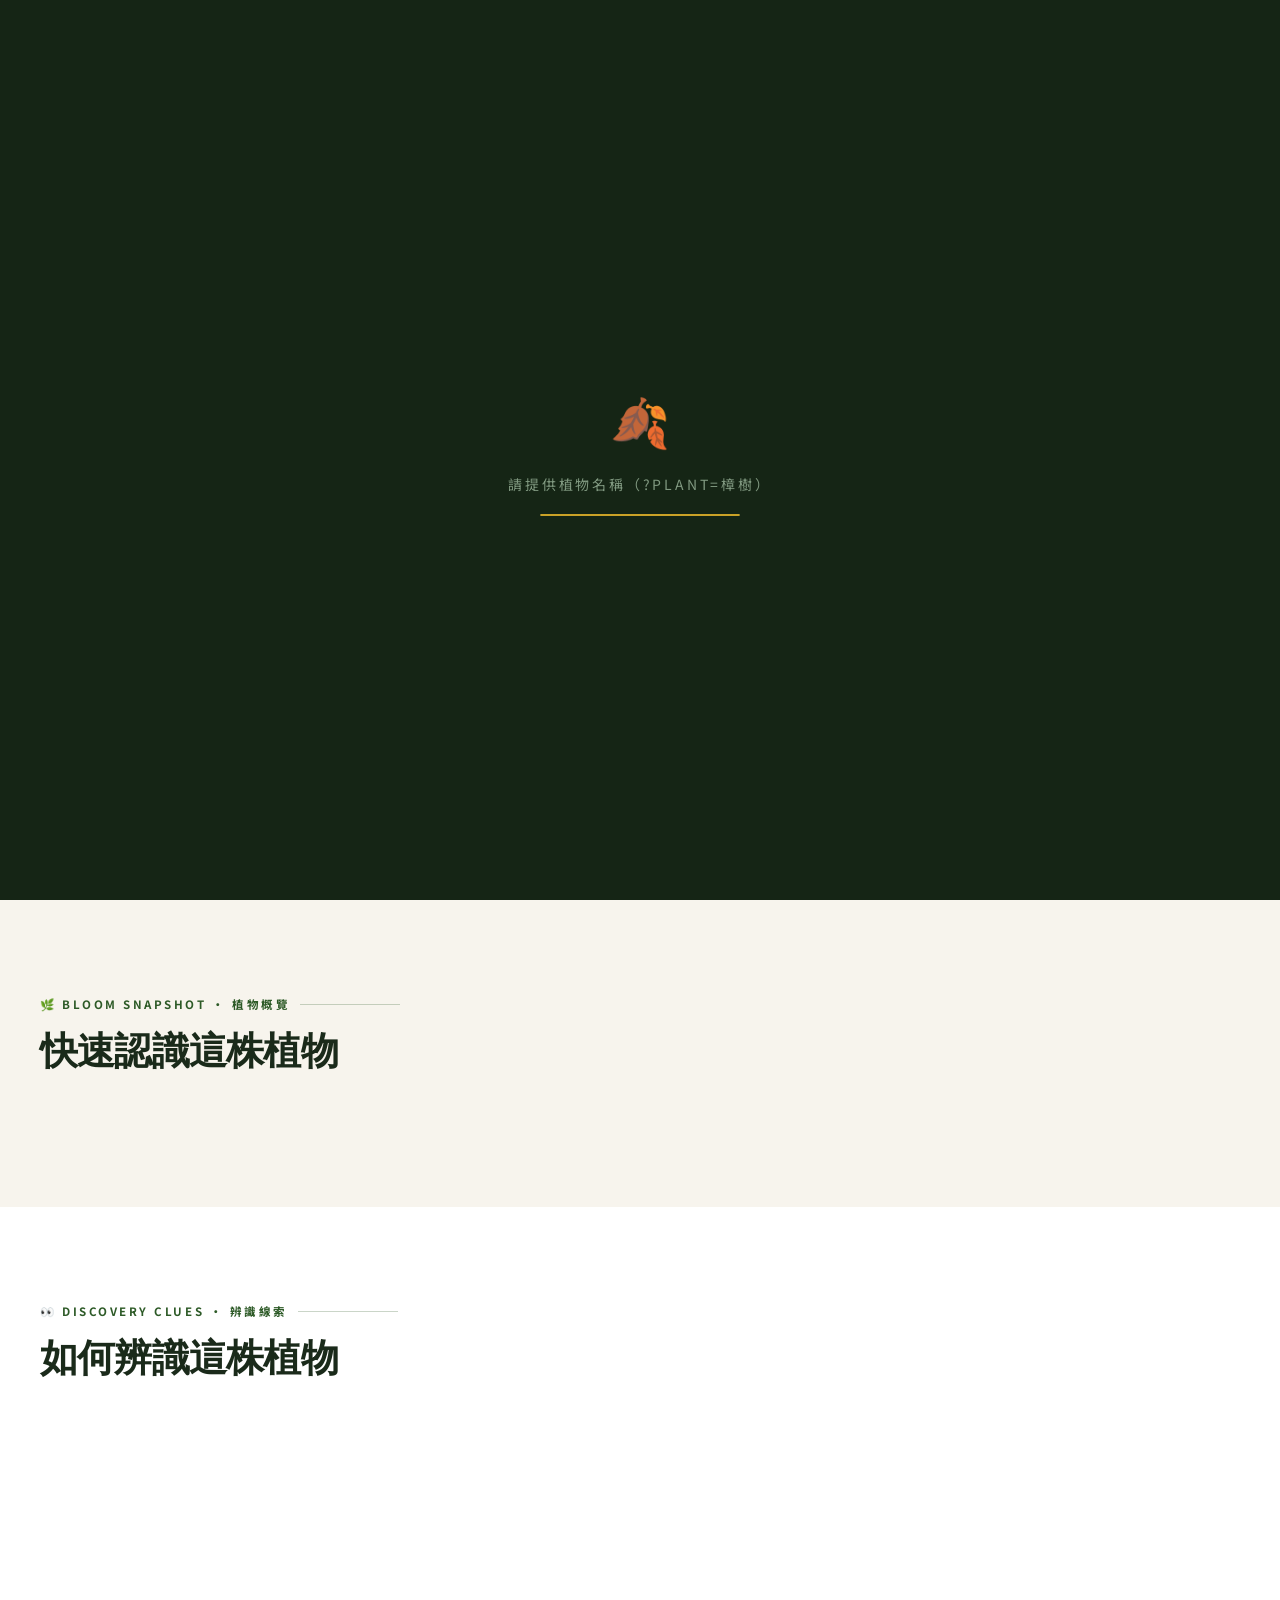
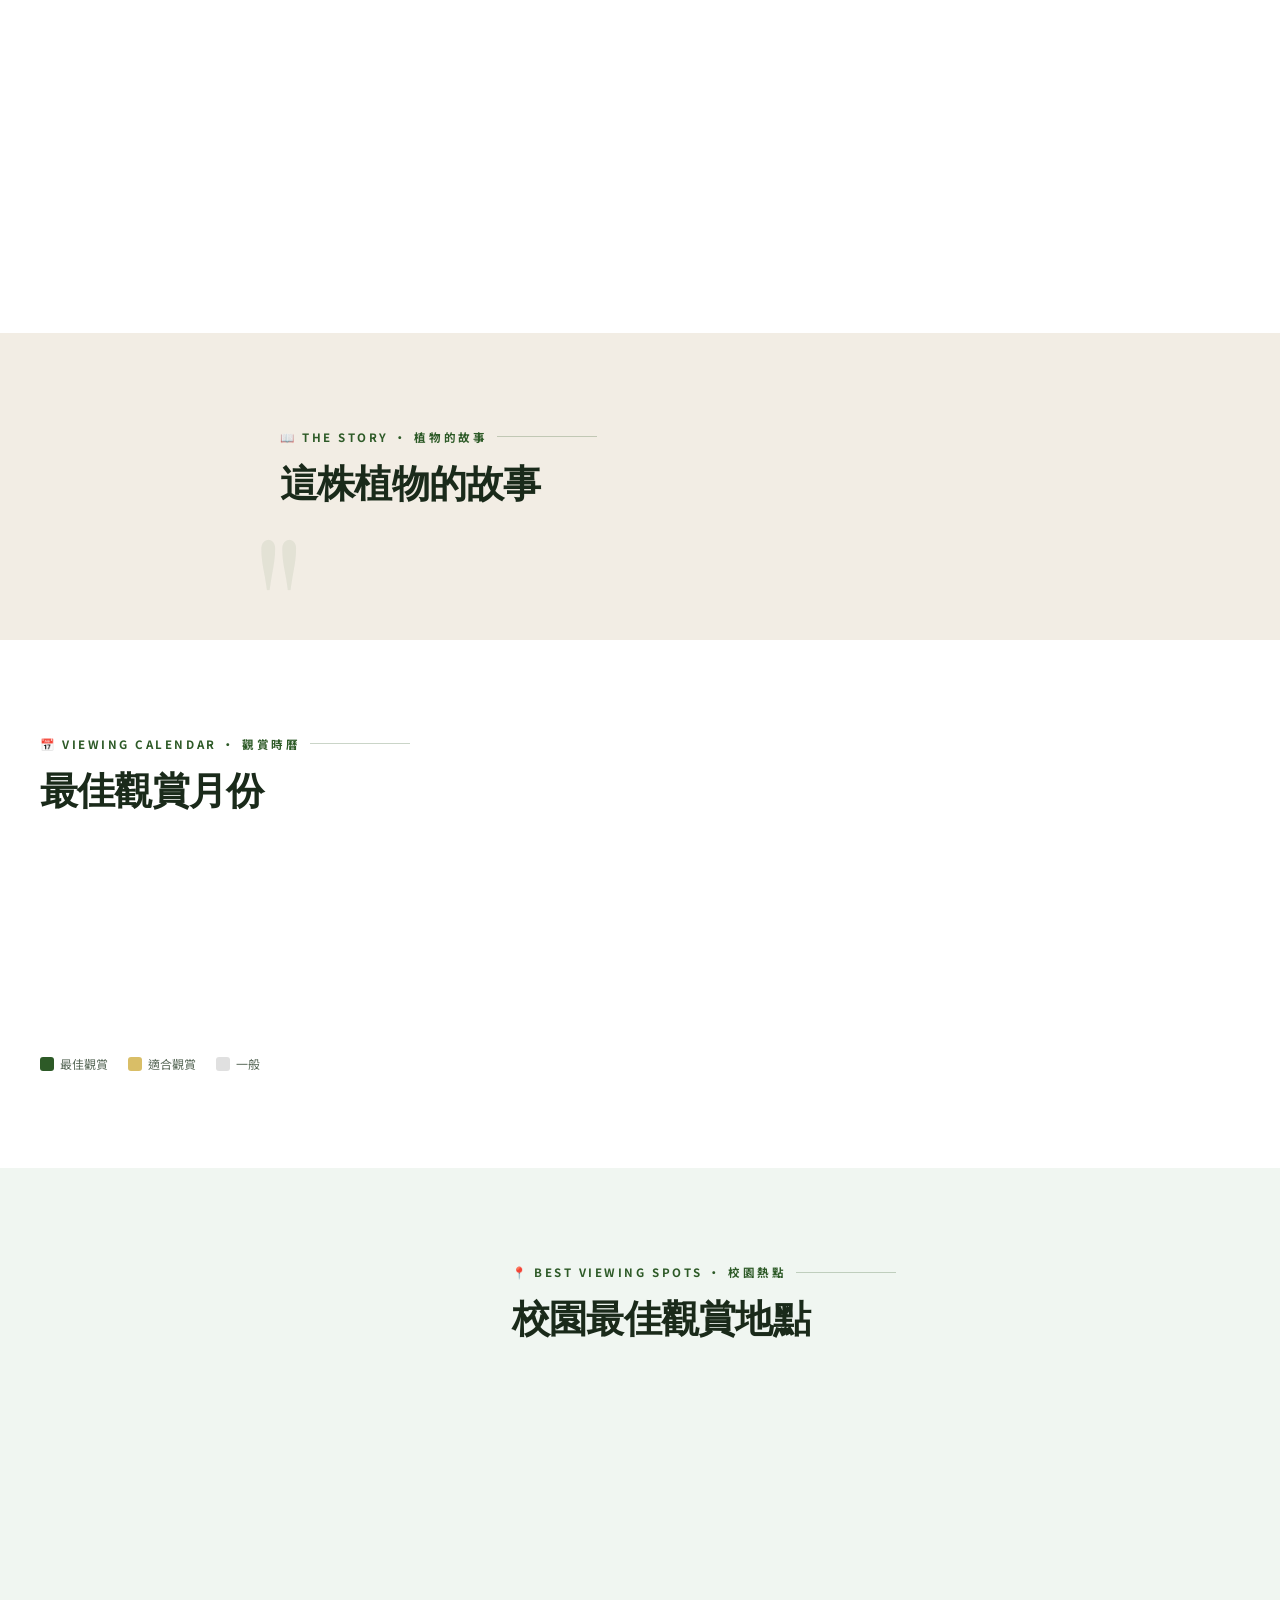
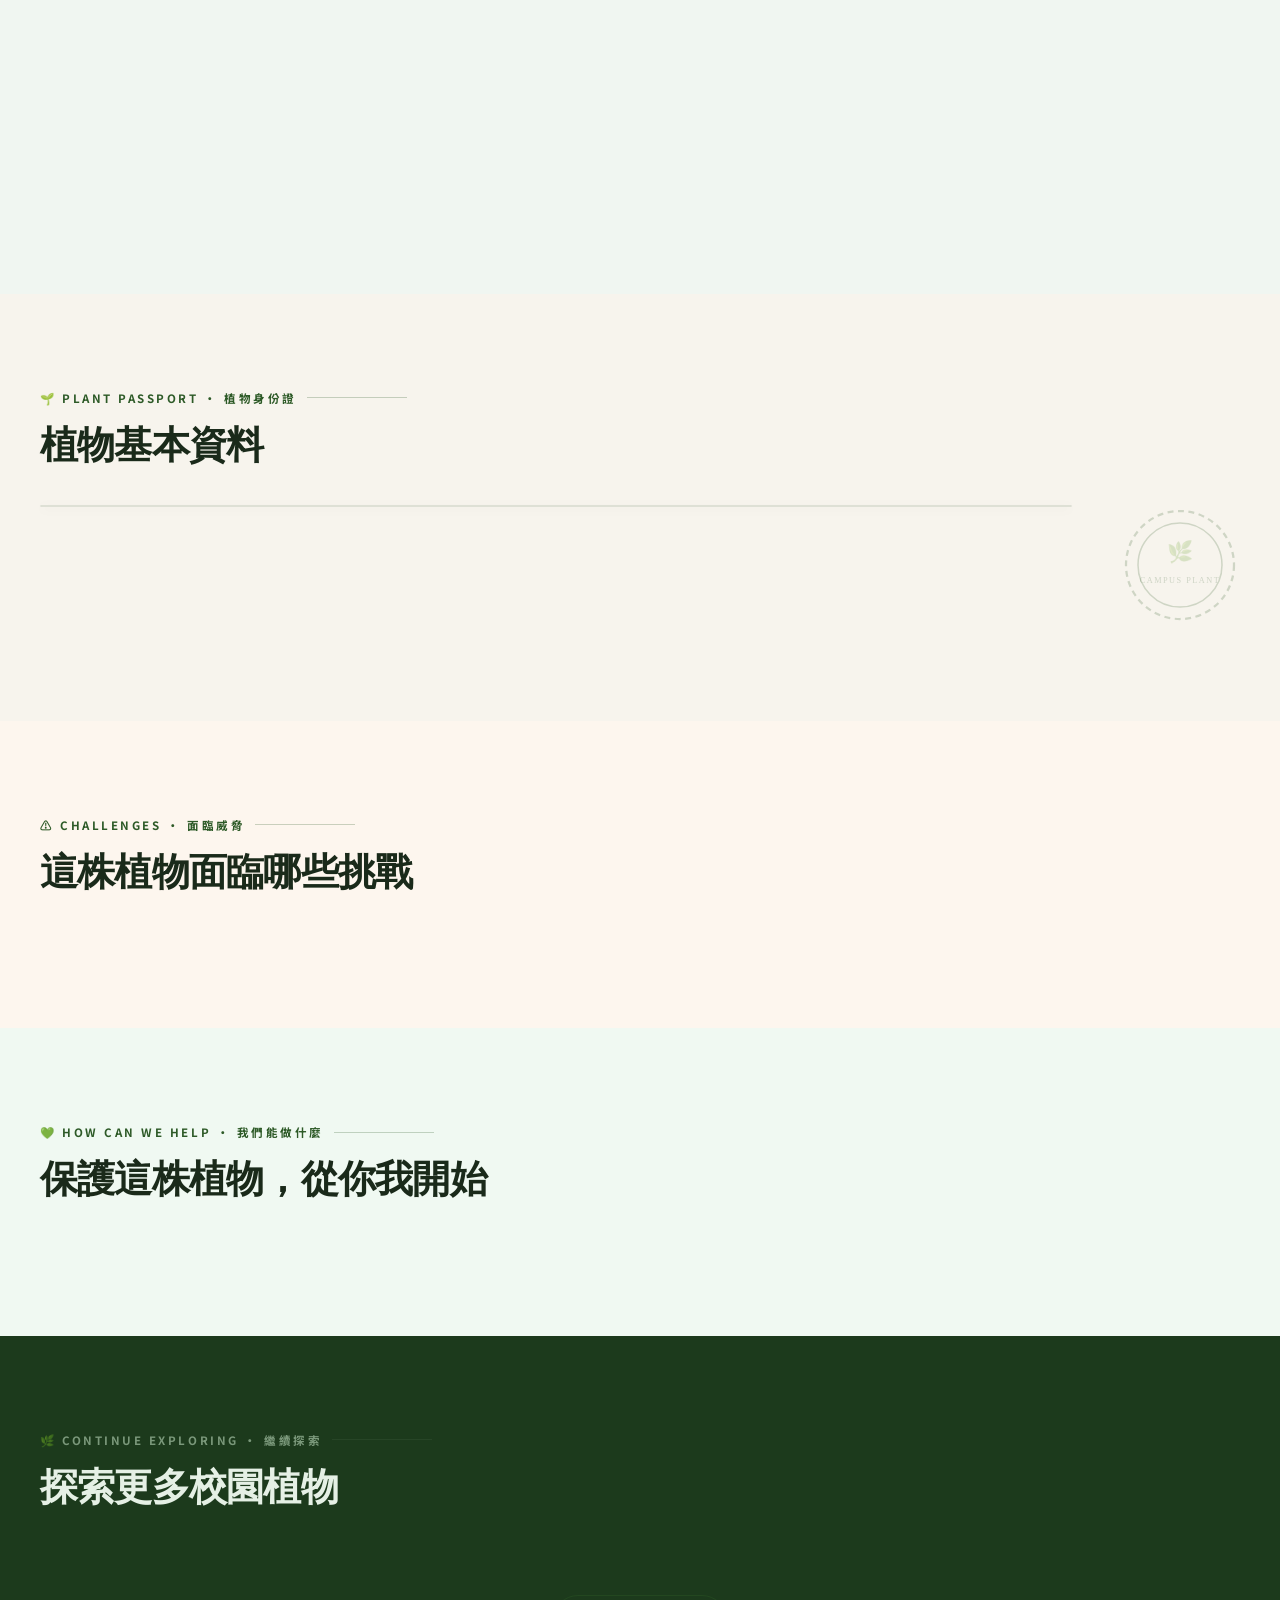
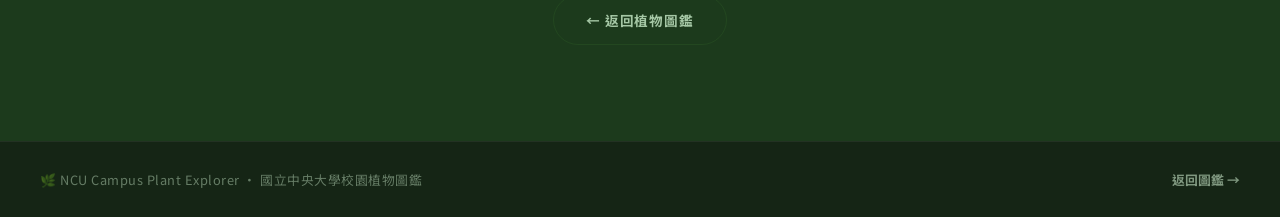
<file: pages/plant-detail.html>
<!DOCTYPE html>
<html lang="zh-TW">
<head>
    <meta charset="UTF-8">
    <meta name="viewport" content="width=device-width, initial-scale=1.0">
    <base href="../">
    <title>植物詳情 — 校園植物探索</title>
    <meta name="description" content="深入認識中央大學校園植物的生態故事與觀察技巧。">

    <!-- Fonts: Playfair Display (NatGeo serif) + Noto Sans TC -->
    <link rel="preconnect" href="https://fonts.googleapis.com">
    <link rel="preconnect" href="https://fonts.gstatic.com" crossorigin>
    <link href="https://fonts.googleapis.com/css2?family=Playfair+Display:ital,wght@0,700;0,800;1,500;1,700&family=Noto+Sans+TC:wght@300;400;500;600;700;800&display=swap" rel="stylesheet">

    <link rel="stylesheet" href="css/plant-detail.css">
</head>
<body>

    <!-- ===== Loading Overlay ===== -->
    <div class="pd-loading" id="pdLoading" aria-live="polite" role="status">
        <div class="pd-loading__icon">🌿</div>
        <div class="pd-loading__text">Loading Plant Profile…</div>
        <div class="pd-loading__bar"><div class="pd-loading__bar-fill"></div></div>
    </div>

    <!-- ===== Top Navigation ===== -->
    <nav class="pd-topnav" id="pdTopNav" aria-label="頁面導覽">
        <a href="pages/plants.html" class="pd-topnav__back" aria-label="返回植物圖鑑">
            <svg width="16" height="16" viewBox="0 0 24 24" fill="none" stroke="currentColor" stroke-width="2" stroke-linecap="round" stroke-linejoin="round" aria-hidden="true">
                <path d="M19 12H5M12 5l-7 7 7 7"/>
            </svg>
            Plant Explorer
        </a>
        <span class="pd-topnav__name" id="pdTopName" aria-live="polite"></span>
        <span class="pd-topnav__collection" id="pdTopCollection"></span>
    </nav>

    <!-- ===== Side Section Navigation Dots ===== -->
    <nav class="pd-sidenav" id="pdSideNav" aria-label="章節導覽"></nav>

    <!-- ═══════════════════════════════════════════════
         SECTION 1 — HERO BANNER
         ═══════════════════════════════════════════════ -->
    <section class="pd-s pd-hero" id="pd-s1" aria-label="植物簡介">

        <!-- Background photo (set by JS) -->
        <div class="pd-hero__bg" id="pdHeroBg" role="img" aria-label="植物照片背景"></div>
        <div class="pd-hero__overlay"></div>
        <div class="pd-hero__vignette"></div>

        <!-- Botanical line decoration -->
        <div class="pd-hero__botanicals" aria-hidden="true">
            <svg class="pd-hero__deco pd-hero__deco--tl" viewBox="0 0 180 280" fill="none" xmlns="http://www.w3.org/2000/svg">
                <path d="M90 270 C90 270 15 200 20 120 C25 40 65 10 90 8 C115 10 155 40 160 120 C165 200 90 270 90 270Z" fill="currentColor"/>
                <line x1="90" y1="270" x2="90" y2="8" stroke="currentColor" stroke-width="1.5" opacity="0.5"/>
                <path d="M90 80 C68 72 44 86 36 112" stroke="currentColor" stroke-width="1" fill="none" opacity="0.5"/>
                <path d="M90 120 C112 113 136 127 144 153" stroke="currentColor" stroke-width="1" fill="none" opacity="0.5"/>
                <path d="M90 165 C70 157 50 170 42 194" stroke="currentColor" stroke-width="1" fill="none" opacity="0.5"/>
            </svg>
            <svg class="pd-hero__deco pd-hero__deco--br" viewBox="0 0 140 220" fill="none" xmlns="http://www.w3.org/2000/svg">
                <path d="M70 210 C70 210 10 160 14 95 C18 30 48 8 70 6 C92 8 122 30 126 95 C130 160 70 210 70 210Z" fill="currentColor"/>
                <line x1="70" y1="210" x2="70" y2="6" stroke="currentColor" stroke-width="1.5" opacity="0.4"/>
            </svg>
        </div>

        <!-- Content -->
        <div class="pd-hero__content">
            <div class="pd-hero__meta">
                <span class="pd-hero__eyebrow">CAMPUS PLANT EXPLORER · 國立中央大學</span>
            </div>
            <div class="pd-hero__collection-badge" id="pdCollectionBadge" aria-label="所屬收藏"></div>
            <p class="pd-hero__character" id="pdCharacter"></p>
            <h1 class="pd-hero__name" id="pdName"></h1>
            <div class="pd-hero__tags" id="pdHeroTags" role="list" aria-label="植物標籤"></div>
        </div>

        <div class="pd-hero__scroll-hint" aria-hidden="true">
            <span>Scroll to Explore</span>
            <div class="pd-scroll-arrow"></div>
        </div>
    </section>

    <!-- ═══════════════════════════════════════════════
         SECTION 1b — PHOTO GALLERY
         ═══════════════════════════════════════════════ -->
    <section class="pd-gallery" id="pd-gallery" aria-label="植物相簿" hidden>
        <div class="pd-gallery__label">
            <span class="pd-gallery__eyebrow">FIELD PHOTOGRAPHS · 實地紀錄</span>
        </div>

        <!-- Desktop: editorial layout -->
        <div class="pd-gallery__editorial" id="pdGalleryEditorial" aria-label="相簿圖片">
            <button class="pd-gallery__cell pd-gallery__cell--primary" id="pdGalleryPrimary"
                    data-index="0" aria-label="查看第一張照片">
                <div class="pd-gallery__img-wrap">
                    <img id="pdGalleryImg0" alt="" loading="lazy" decoding="async">
                    <div class="pd-gallery__caption" id="pdGalleryCap0"></div>
                    <div class="pd-gallery__zoom-icon" aria-hidden="true">
                        <svg width="22" height="22" viewBox="0 0 24 24" fill="none" stroke="currentColor" stroke-width="1.8"><circle cx="11" cy="11" r="7"/><path d="M21 21l-4.35-4.35"/><path d="M11 8v6M8 11h6"/></svg>
                    </div>
                </div>
            </button>

            <div class="pd-gallery__supporting" id="pdGallerySupporting">
                <button class="pd-gallery__cell pd-gallery__cell--secondary" id="pdGalleryCell1"
                        data-index="1" aria-label="查看第二張照片">
                    <div class="pd-gallery__img-wrap">
                        <img id="pdGalleryImg1" alt="" loading="lazy" decoding="async">
                        <div class="pd-gallery__zoom-icon" aria-hidden="true">
                            <svg width="18" height="18" viewBox="0 0 24 24" fill="none" stroke="currentColor" stroke-width="1.8"><circle cx="11" cy="11" r="7"/><path d="M21 21l-4.35-4.35"/><path d="M11 8v6M8 11h6"/></svg>
                        </div>
                    </div>
                </button>
                <button class="pd-gallery__cell pd-gallery__cell--secondary" id="pdGalleryCell2"
                        data-index="2" aria-label="查看第三張照片">
                    <div class="pd-gallery__img-wrap">
                        <img id="pdGalleryImg2" alt="" loading="lazy" decoding="async">
                        <div class="pd-gallery__zoom-icon" aria-hidden="true">
                            <svg width="18" height="18" viewBox="0 0 24 24" fill="none" stroke="currentColor" stroke-width="1.8"><circle cx="11" cy="11" r="7"/><path d="M21 21l-4.35-4.35"/><path d="M11 8v6M8 11h6"/></svg>
                        </div>
                    </div>
                </button>
            </div>
        </div>

        <!-- Mobile: swipeable strip -->
        <div class="pd-gallery__strip-wrap" id="pdGalleryStrip" aria-label="滑動查看更多照片">
            <div class="pd-gallery__strip" id="pdGalleryStripInner" role="list"></div>
            <div class="pd-gallery__dots" id="pdGalleryDots" aria-label="目前圖片位置" role="tablist"></div>
        </div>
    </section>

    <!-- ═══════════════════════════════════════════════
         LIGHTBOX
         ═══════════════════════════════════════════════ -->
    <div class="pd-lightbox" id="pdLightbox" role="dialog" aria-modal="true"
         aria-label="照片檢視" hidden>
        <div class="pd-lightbox__backdrop" id="pdLightboxBackdrop"></div>
        <div class="pd-lightbox__stage">
            <img class="pd-lightbox__img" id="pdLightboxImg" alt="" decoding="async">
            <div class="pd-lightbox__caption" id="pdLightboxCaption"></div>
            <div class="pd-lightbox__counter" id="pdLightboxCounter"></div>
        </div>
        <button class="pd-lightbox__nav pd-lightbox__nav--prev" id="pdLbPrev" aria-label="上一張">
            <svg width="24" height="24" viewBox="0 0 24 24" fill="none" stroke="currentColor" stroke-width="2" stroke-linecap="round"><path d="M15 18l-6-6 6-6"/></svg>
        </button>
        <button class="pd-lightbox__nav pd-lightbox__nav--next" id="pdLbNext" aria-label="下一張">
            <svg width="24" height="24" viewBox="0 0 24 24" fill="none" stroke="currentColor" stroke-width="2" stroke-linecap="round"><path d="M9 18l6-6-6-6"/></svg>
        </button>
        <button class="pd-lightbox__close" id="pdLbClose" aria-label="關閉">
            <svg width="22" height="22" viewBox="0 0 24 24" fill="none" stroke="currentColor" stroke-width="2" stroke-linecap="round"><path d="M18 6L6 18M6 6l12 12"/></svg>
        </button>
    </div>

    <!-- ═══════════════════════════════════════════════
         SECTION 2 — BLOOM SNAPSHOT
         ═══════════════════════════════════════════════ -->
    <section class="pd-s pd-s--cream" id="pd-s2" aria-labelledby="pd-s2-title">
        <div class="pd-inner">
            <div class="pd-chapter-label">🌿 BLOOM SNAPSHOT · 植物概覽</div>
            <h2 class="pd-section-title" id="pd-s2-title">快速認識這株植物</h2>
            <div class="pd-stats-grid" id="pdStatsGrid" role="list"></div>
        </div>
    </section>

    <!-- ═══════════════════════════════════════════════
         SECTION 3 — DISCOVERY CLUES
         ═══════════════════════════════════════════════ -->
    <section class="pd-s" id="pd-s3" aria-labelledby="pd-s3-title">
        <div class="pd-inner pd-mag-split">
            <!-- text left -->
            <div class="pd-mag-split__content">
                <div class="pd-chapter-label">👀 DISCOVERY CLUES · 辨識線索</div>
                <h2 class="pd-section-title" id="pd-s3-title">如何辨識這株植物</h2>
                <p class="pd-section-intro" id="pdCluesIntro"></p>
                <div class="pd-clues-grid" id="pdCluesGrid" role="list"></div>
            </div>
            <!-- image right (photo 2) -->
            <div class="pd-mag-split__photo" id="pdMagPhoto2" aria-hidden="true"></div>
        </div>
    </section>

    <!-- ═══════════════════════════════════════════════
         SECTION 4 — THE STORY
         ═══════════════════════════════════════════════ -->
    <section class="pd-s pd-s--parchment" id="pd-s4" aria-labelledby="pd-s4-title">
        <div class="pd-inner pd-inner--narrow">
            <div class="pd-chapter-label" id="pdStoryLabel">📖 THE STORY · 植物的故事</div>
            <h2 class="pd-section-title" id="pd-s4-title">這株植物的故事</h2>
            <div class="pd-story-body" id="pdStoryBody"></div>
        </div>
    </section>

    <!-- ═══════════════════════════════════════════════
         SECTION 5 — VIEWING CALENDAR
         ═══════════════════════════════════════════════ -->
    <section class="pd-s pd-s--white" id="pd-s5" aria-labelledby="pd-s5-title">
        <div class="pd-inner">
            <div class="pd-chapter-label" id="pdCalLabel">📅 VIEWING CALENDAR · 觀賞時曆</div>
            <h2 class="pd-section-title" id="pd-s5-title">最佳觀賞月份</h2>
            <div class="pd-calendar-container">
                <div class="pd-calendar-chart" id="pdCalChart" role="img" aria-label="觀賞月份長條圖"></div>
                <div class="pd-calendar-legend" aria-hidden="true">
                    <div class="pd-cal-legend">
                        <span class="pd-cal-swatch pd-cal-swatch--hi"></span><span>最佳觀賞</span>
                    </div>
                    <div class="pd-cal-legend">
                        <span class="pd-cal-swatch pd-cal-swatch--mid"></span><span>適合觀賞</span>
                    </div>
                    <div class="pd-cal-legend">
                        <span class="pd-cal-swatch pd-cal-swatch--lo"></span><span>一般</span>
                    </div>
                </div>
            </div>
        </div>
    </section>

    <!-- ═══════════════════════════════════════════════
         SECTION 6 — BEST VIEWING SPOTS
         ═══════════════════════════════════════════════ -->
    <section class="pd-s pd-s--greentint" id="pd-s6" aria-labelledby="pd-s6-title">
        <div class="pd-inner pd-mag-split pd-mag-split--img-left">
            <!-- image left (photo 3) -->
            <div class="pd-mag-split__photo" id="pdMagPhoto3" aria-hidden="true"></div>
            <!-- text right -->
            <div class="pd-mag-split__content">
                <div class="pd-chapter-label">📍 BEST VIEWING SPOTS · 校園熱點</div>
                <h2 class="pd-section-title" id="pd-s6-title">校園最佳觀賞地點</h2>
                <div class="pd-spots-grid" id="pdSpotsGrid" role="list"></div>
            </div>
        </div>
    </section>

    <!-- ═══════════════════════════════════════════════
         SECTION 7 — PLANT PASSPORT
         ═══════════════════════════════════════════════ -->
    <section class="pd-s pd-s--cream" id="pd-s7" aria-labelledby="pd-s7-title">
        <div class="pd-inner">
            <div class="pd-chapter-label">🌱 PLANT PASSPORT · 植物身份證</div>
            <h2 class="pd-section-title" id="pd-s7-title">植物基本資料</h2>
            <div class="pd-passport-wrap">
                <div class="pd-passport-card" id="pdPassport" role="table" aria-label="植物資料表"></div>
                <div class="pd-passport-emblem" aria-hidden="true">
                    <div class="pd-passport-emblem__ring">
                        <svg viewBox="0 0 80 80" fill="none" xmlns="http://www.w3.org/2000/svg">
                            <circle cx="40" cy="40" r="36" stroke="currentColor" stroke-width="1.5" stroke-dasharray="4 3"/>
                            <circle cx="40" cy="40" r="28" stroke="currentColor" stroke-width="1"/>
                            <text x="40" y="36" text-anchor="middle" fill="currentColor" font-size="14">🌿</text>
                            <text x="40" y="52" text-anchor="middle" fill="currentColor" font-size="5.5" font-family="Georgia" letter-spacing="1">CAMPUS PLANT</text>
                        </svg>
                    </div>
                </div>
            </div>
        </div>
    </section>

    <!-- ═══════════════════════════════════════════════
         SECTION 8 — CHALLENGES
         ═══════════════════════════════════════════════ -->
    <section class="pd-s pd-s--amber" id="pd-s8" aria-labelledby="pd-s8-title">
        <div class="pd-inner">
            <div class="pd-chapter-label">⚠️ CHALLENGES · 面臨威脅</div>
            <h2 class="pd-section-title" id="pd-s8-title">這株植物面臨哪些挑戰</h2>
            <div class="pd-challenges-grid" id="pdChallengesGrid" role="list"></div>
        </div>
    </section>

    <!-- ═══════════════════════════════════════════════
         SECTION 9 — HOW CAN WE HELP
         ═══════════════════════════════════════════════ -->
    <section class="pd-s pd-s--action" id="pd-s9" aria-labelledby="pd-s9-title">
        <div class="pd-inner">
            <div class="pd-chapter-label">💚 HOW CAN WE HELP · 我們能做什麼</div>
            <h2 class="pd-section-title" id="pd-s9-title">保護這株植物，從你我開始</h2>
            <div class="pd-actions-grid" id="pdActionsGrid" role="list"></div>
        </div>
    </section>

    <!-- ═══════════════════════════════════════════════
         SECTION 10 — CONTINUE EXPLORING
         ═══════════════════════════════════════════════ -->
    <section class="pd-s pd-s--dark" id="pd-s10" aria-labelledby="pd-s10-title">
        <div class="pd-inner">
            <div class="pd-chapter-label pd-chapter-label--light">🌿 CONTINUE EXPLORING · 繼續探索</div>
            <h2 class="pd-section-title pd-section-title--light" id="pd-s10-title">探索更多校園植物</h2>
            <div class="pd-related-grid" id="pdRelatedGrid" role="list"></div>
            <div class="pd-explore-cta">
                <a href="pages/plants.html" class="pd-explore-btn">← 返回植物圖鑑</a>
            </div>
        </div>
    </section>

    <!-- ===== Footer ===== -->
    <footer class="pd-footer">
        <div class="pd-footer__inner">
            <span class="pd-footer__text">🌿 NCU Campus Plant Explorer · 國立中央大學校園植物圖鑑</span>
            <a href="pages/plants.html" class="pd-footer__link">返回圖鑑 →</a>
        </div>
    </footer>

    <script src="js/plant-images.js"></script>
    <script src="js/plant-detail.js"></script>
</body>
</html>
</file>
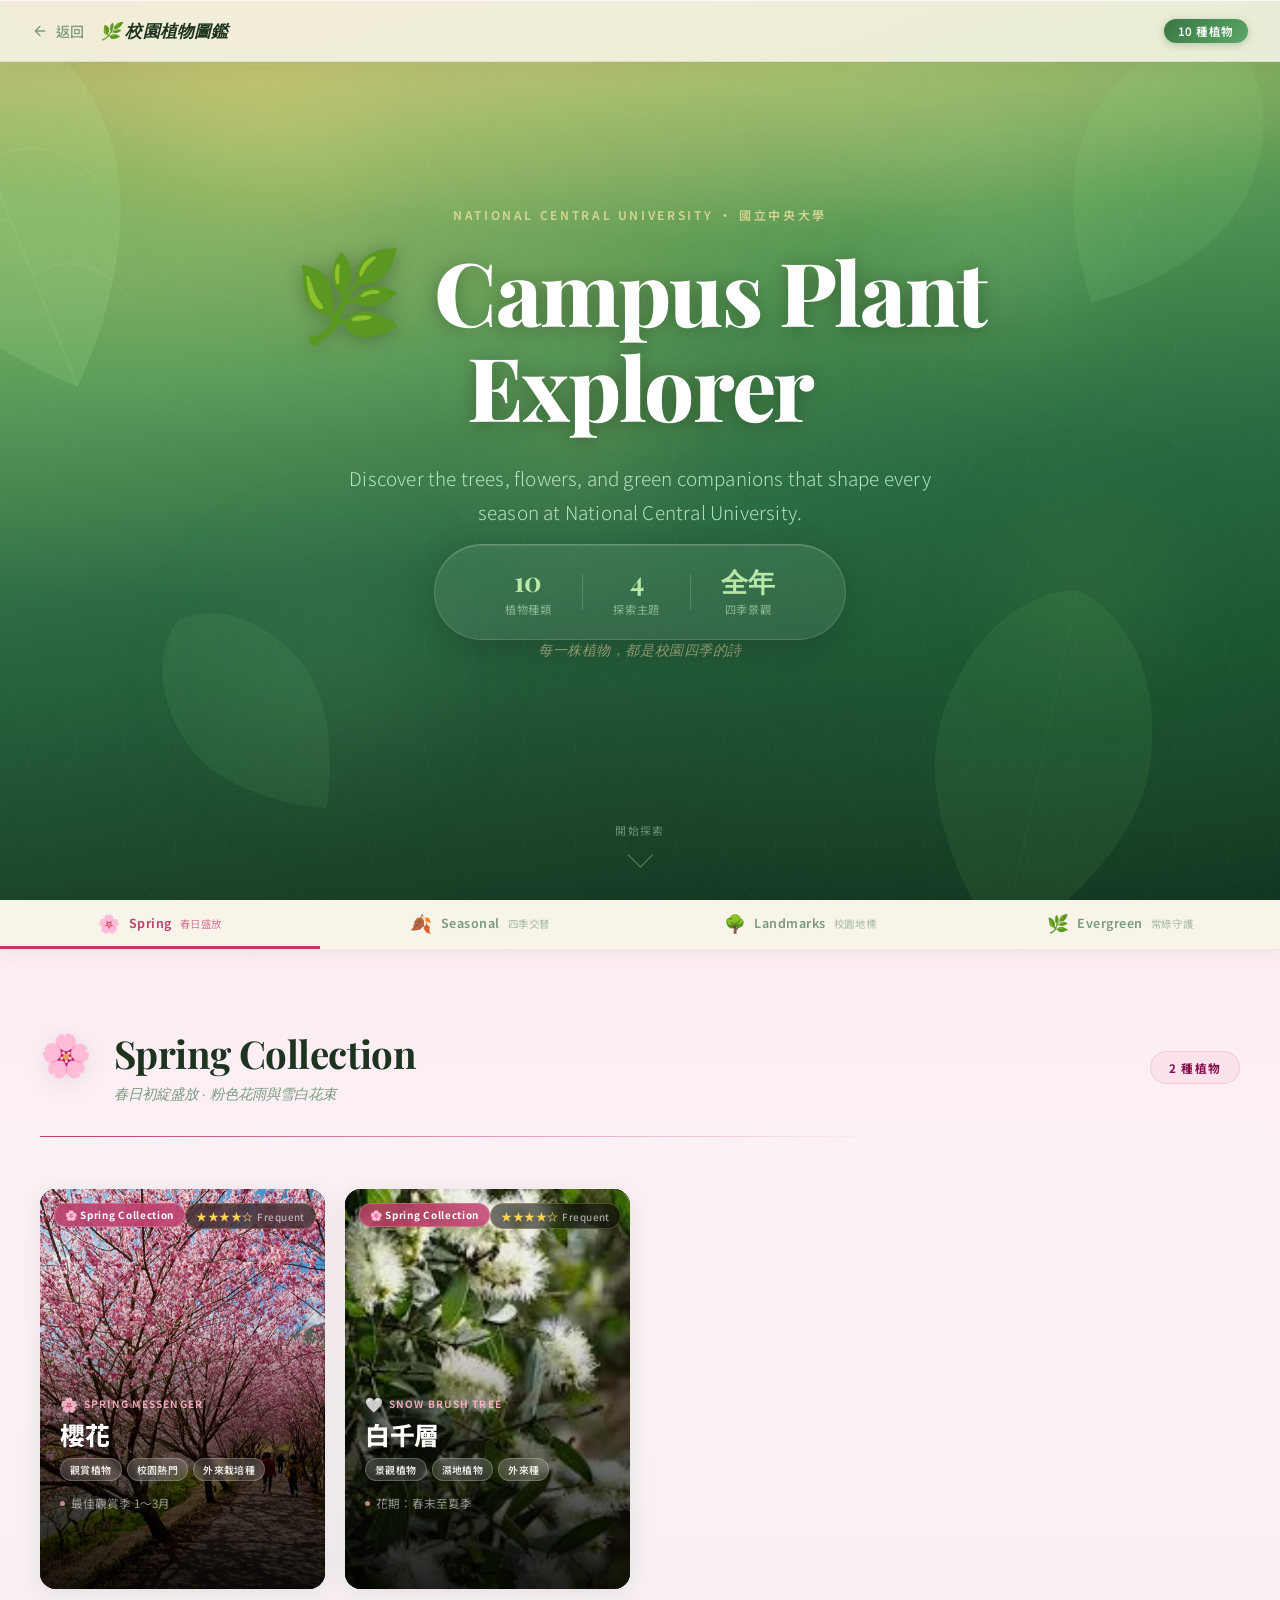
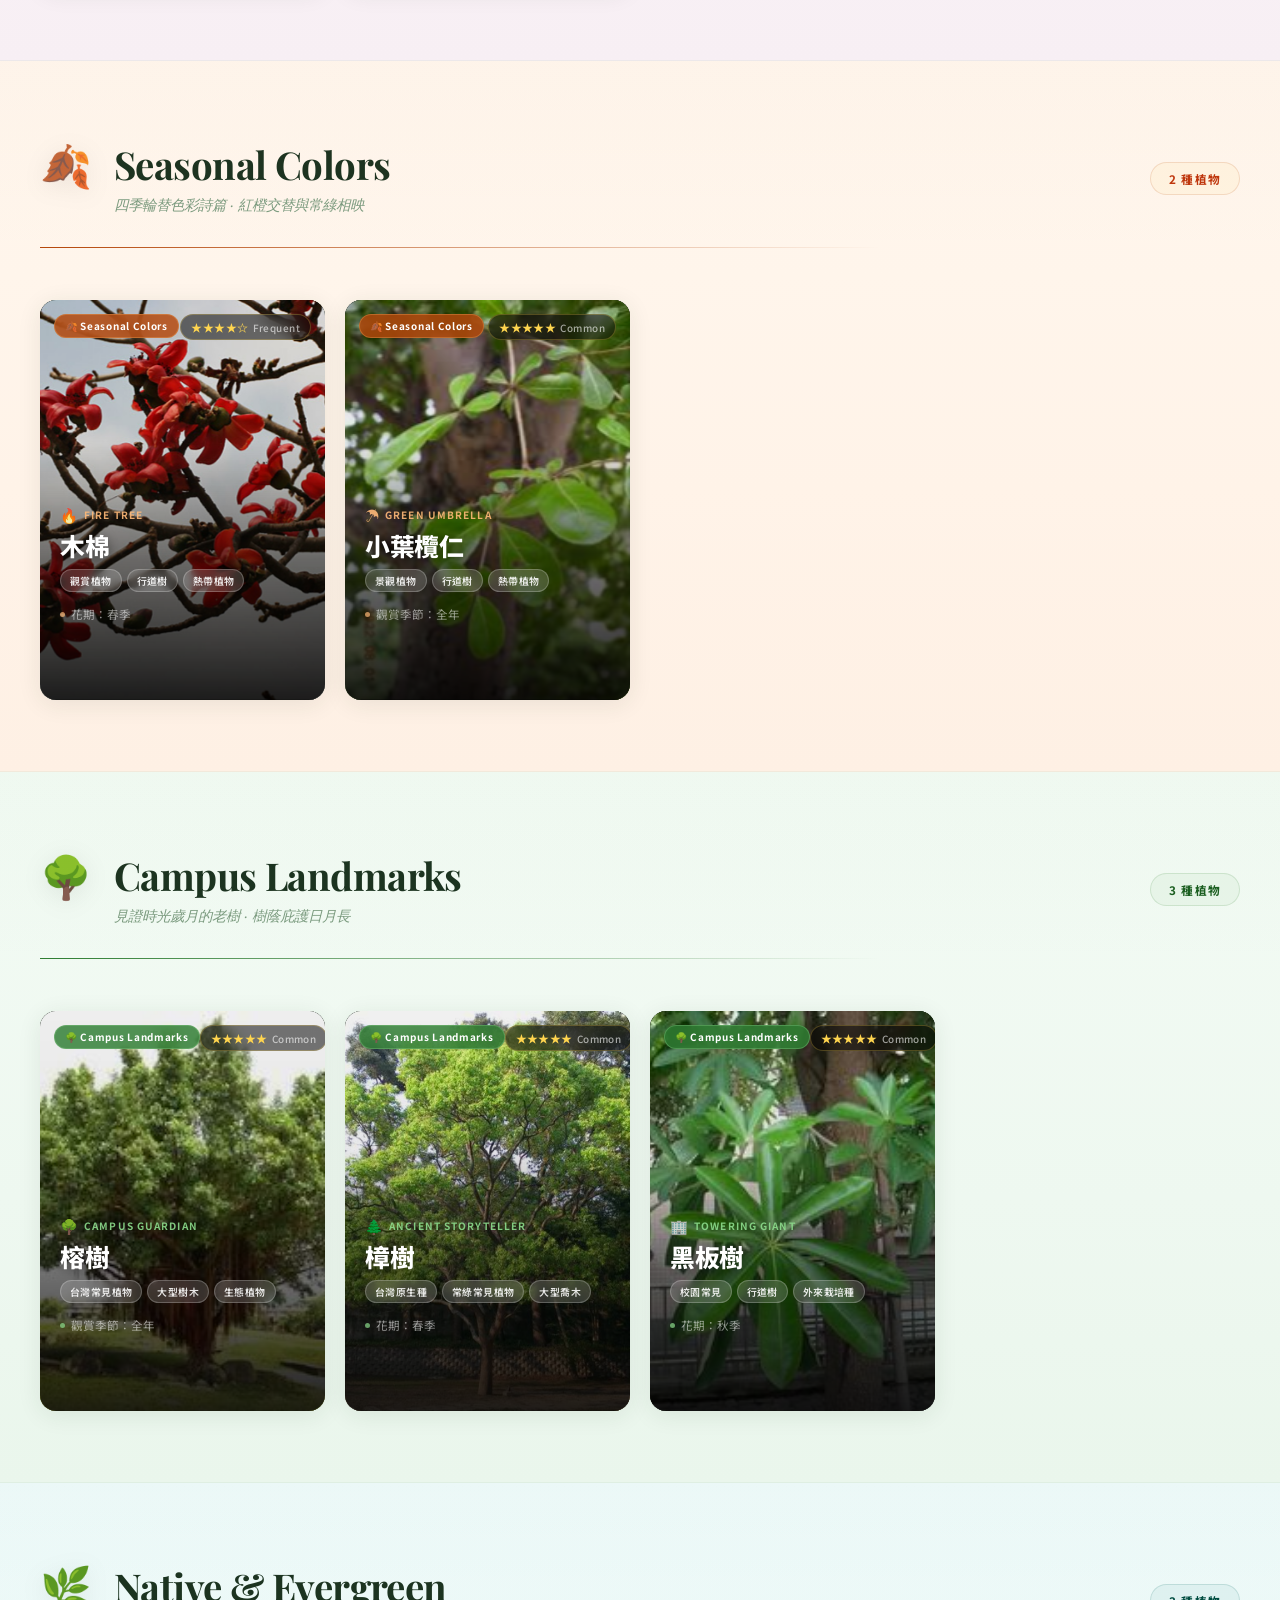
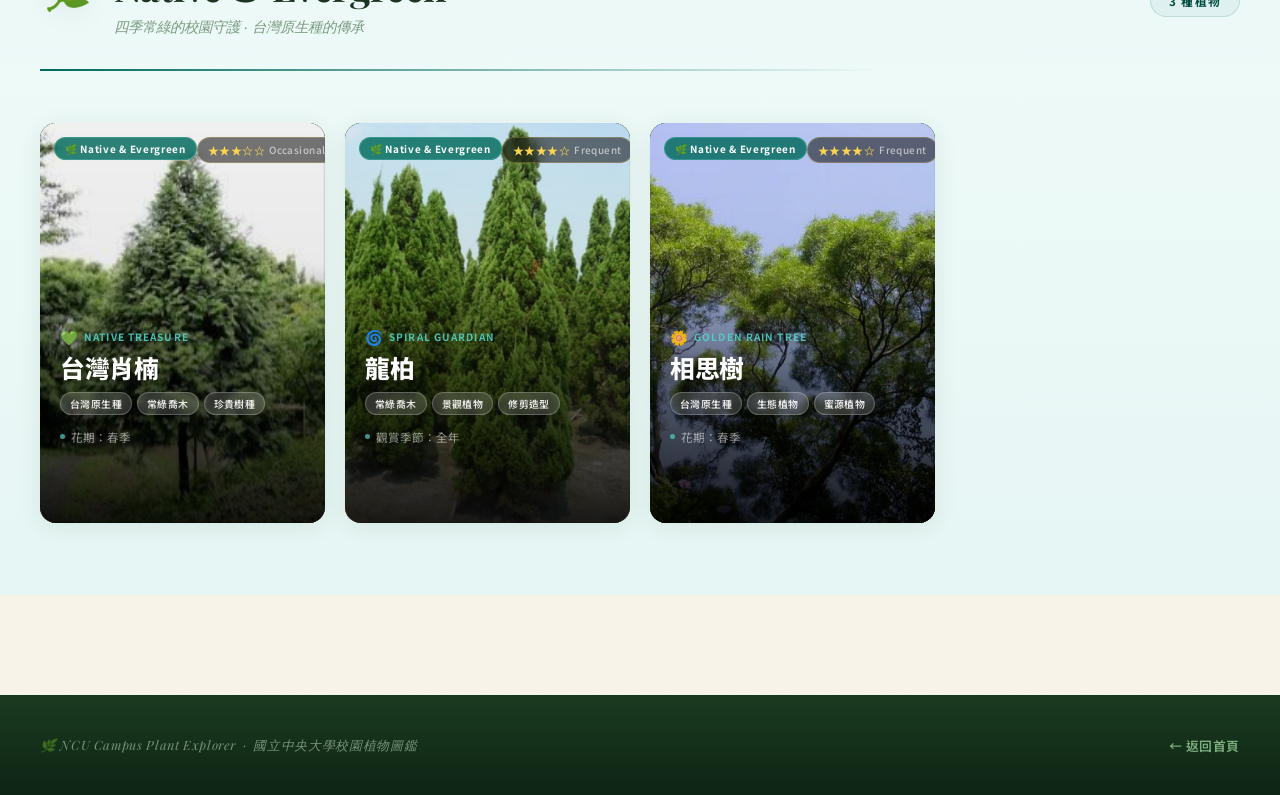
<file: pages/plants.html>
<!DOCTYPE html>
<html lang="zh-TW">
<head>
    <meta charset="UTF-8">
    <meta name="viewport" content="width=device-width, initial-scale=1.0">
    <base href="../">
    <title>校園植物探索 — 國立中央大學</title>
    <meta name="description" content="探索國立中央大學校園的樹木、花卉與綠色夥伴，認識四季的校園植物生態">

    <!-- Fonts -->
    <link rel="preconnect" href="https://fonts.googleapis.com">
    <link rel="preconnect" href="https://fonts.gstatic.com" crossorigin>
    <link href="https://fonts.googleapis.com/css2?family=Noto+Sans+TC:wght@300;400;500;600;700;800&family=Playfair+Display:ital,wght@0,400;0,700;0,800;1,400;1,600&display=swap" rel="stylesheet">

    <!-- Styles -->
    <link rel="stylesheet" href="css/plants.css">
</head>
<body>

    <!-- ===== Floating Leaf Canvas ===== -->
    <div class="pe-leaves-canvas" aria-hidden="true" id="peLeafCanvas"></div>

    <!-- ===== Navigation ===== -->
    <nav class="pe-nav">
        <a href="index.html" class="pe-nav__back" aria-label="返回首頁">
            <svg width="16" height="16" viewBox="0 0 24 24" fill="none" stroke="currentColor" stroke-width="2" stroke-linecap="round" stroke-linejoin="round">
                <path d="M19 12H5M12 5l-7 7 7 7"/>
            </svg>
            返回
        </a>
        <span class="pe-nav__title">🌿 校園植物圖鑑</span>
        <div class="pe-nav__badge">10 種植物</div>
    </nav>

    <!-- ===== Hero ===== -->
    <header class="pe-hero" aria-label="Campus Plant Explorer">

        <!-- Background pattern overlay -->
        <div class="pe-hero__bg-pattern" aria-hidden="true"></div>

        <!-- Dappled light bokeh -->
        <div class="pe-hero__bokeh" aria-hidden="true">
            <span class="pe-bokeh pe-bokeh--1"></span>
            <span class="pe-bokeh pe-bokeh--2"></span>
            <span class="pe-bokeh pe-bokeh--3"></span>
            <span class="pe-bokeh pe-bokeh--4"></span>
            <span class="pe-bokeh pe-bokeh--5"></span>
        </div>

        <!-- Decorative large botanical leaves -->
        <div class="pe-hero__deco-leaves" aria-hidden="true">
            <!-- Top-left leaf -->
            <svg class="pe-deco-leaf pe-deco-leaf--tl" viewBox="0 0 200 300" fill="none" xmlns="http://www.w3.org/2000/svg">
                <path d="M100 290 C100 290 10 210 18 125 C26 40 78 12 100 8 C122 12 174 40 182 125 C190 210 100 290 100 290Z" fill="currentColor"/>
                <line x1="100" y1="290" x2="100" y2="8" stroke="currentColor" stroke-width="2" opacity="0.5"/>
                <path d="M100 90 C74 82 46 98 36 128" stroke="currentColor" stroke-width="1.5" fill="none" opacity="0.5"/>
                <path d="M100 130 C126 122 154 138 164 168" stroke="currentColor" stroke-width="1.5" fill="none" opacity="0.5"/>
                <path d="M100 170 C76 162 52 178 44 205" stroke="currentColor" stroke-width="1.5" fill="none" opacity="0.5"/>
                <path d="M100 210 C122 204 144 218 152 242" stroke="currentColor" stroke-width="1.5" fill="none" opacity="0.5"/>
            </svg>

            <!-- Top-right leaf -->
            <svg class="pe-deco-leaf pe-deco-leaf--tr" viewBox="0 0 200 300" fill="none" xmlns="http://www.w3.org/2000/svg">
                <path d="M100 290 C100 290 10 210 18 125 C26 40 78 12 100 8 C122 12 174 40 182 125 C190 210 100 290 100 290Z" fill="currentColor"/>
                <line x1="100" y1="290" x2="100" y2="8" stroke="currentColor" stroke-width="2" opacity="0.4"/>
            </svg>

            <!-- Bottom-right leaf -->
            <svg class="pe-deco-leaf pe-deco-leaf--br" viewBox="0 0 200 300" fill="none" xmlns="http://www.w3.org/2000/svg">
                <path d="M100 290 C100 290 10 210 18 125 C26 40 78 12 100 8 C122 12 174 40 182 125 C190 210 100 290 100 290Z" fill="currentColor"/>
                <line x1="100" y1="290" x2="100" y2="8" stroke="currentColor" stroke-width="1.5" opacity="0.4"/>
            </svg>

            <!-- Bottom-left leaf -->
            <svg class="pe-deco-leaf pe-deco-leaf--bl" viewBox="0 0 200 300" fill="none" xmlns="http://www.w3.org/2000/svg">
                <path d="M100 290 C100 290 10 210 18 125 C26 40 78 12 100 8 C122 12 174 40 182 125 C190 210 100 290 100 290Z" fill="currentColor"/>
                <line x1="100" y1="290" x2="100" y2="8" stroke="currentColor" stroke-width="1.5" opacity="0.35"/>
            </svg>
        </div>

        <!-- Main content -->
        <div class="pe-hero__content">
            <p class="pe-hero__eyebrow">National Central University · 國立中央大學</p>

            <h1 class="pe-hero__title">
                <span class="pe-hero__title-emoji" aria-hidden="true">🌿</span>
                Campus Plant Explorer
            </h1>

            <p class="pe-hero__subtitle">
                Discover the trees, flowers, and green companions that shape every season at National Central University.
            </p>

            <div class="pe-hero__stats" role="list" aria-label="統計資訊">
                <div class="pe-hero__stat" role="listitem">
                    <span class="pe-hero__stat-num">10</span>
                    <span class="pe-hero__stat-label">植物種類</span>
                </div>
                <div class="pe-hero__stat-divider" aria-hidden="true"></div>
                <div class="pe-hero__stat" role="listitem">
                    <span class="pe-hero__stat-num">4</span>
                    <span class="pe-hero__stat-label">探索主題</span>
                </div>
                <div class="pe-hero__stat-divider" aria-hidden="true"></div>
                <div class="pe-hero__stat" role="listitem">
                    <span class="pe-hero__stat-num">全年</span>
                    <span class="pe-hero__stat-label">四季景觀</span>
                </div>
            </div>
        </div>

        <!-- Seasonal mood quote -->
        <p class="pe-hero__quote" aria-hidden="true">每一株植物，都是校園四季的詩</p>

        <!-- Scroll hint -->
        <div class="pe-hero__scroll-hint" aria-hidden="true">
            <span>開始探索</span>
            <div class="pe-hero__scroll-arrow"></div>
        </div>

    </header>

    <!-- ===== Seasonal Jump Navigation ===== -->
    <nav class="pe-season-nav" aria-label="季節分類導航">
        <div class="pe-season-nav__inner">
            <a href="#section-spring"   class="pe-season-nav__pill pe-season-nav__pill--spring">
                <span class="pe-season-nav__icon" aria-hidden="true">🌸</span>
                <span>Spring</span>
                <span class="pe-season-nav__sub">春日盛放</span>
            </a>
            <a href="#section-seasonal" class="pe-season-nav__pill pe-season-nav__pill--seasonal">
                <span class="pe-season-nav__icon" aria-hidden="true">🍂</span>
                <span>Seasonal</span>
                <span class="pe-season-nav__sub">四季交替</span>
            </a>
            <a href="#section-landmarks" class="pe-season-nav__pill pe-season-nav__pill--landmarks">
                <span class="pe-season-nav__icon" aria-hidden="true">🌳</span>
                <span>Landmarks</span>
                <span class="pe-season-nav__sub">校園地標</span>
            </a>
            <a href="#section-evergreen" class="pe-season-nav__pill pe-season-nav__pill--evergreen">
                <span class="pe-season-nav__icon" aria-hidden="true">🌿</span>
                <span>Evergreen</span>
                <span class="pe-season-nav__sub">常綠守護</span>
            </a>
        </div>
    </nav>

    <!-- ===== Main Content ===== -->
    <main class="pe-main" id="peMain">

        <!-- 🌸 1. SPRING COLLECTION 🌸 -->
        <section id="section-spring" class="pe-collection pe-collection--spring" data-collection="spring"
                 aria-label="Spring Collection — 春日植物">
            <div class="pe-collection__header">
                <div class="pe-collection__icon" aria-hidden="true">🌸</div>
                <div>
                    <h2 class="pe-collection__title">Spring Collection</h2>
                    <p class="pe-collection__subtitle">春日初綻盛放 · 粉色花雨與雪白花束</p>
                </div>
                <div class="pe-collection__count">2 種植物</div>
            </div>

            <div class="pe-cards-grid" id="grid-spring" role="list">

                <!-- 櫻花 -->
                <article class="pe-card" role="listitem" tabindex="0">
                    <div class="pe-card__photo" data-plant="櫻花">
                        <div class="pe-card__photo-placeholder" aria-hidden="true">
                            <span class="pe-card__placeholder-emoji">🌸</span>
                            <span class="pe-card__placeholder-name">Cherry Blossom</span>
                        </div>
                        <div class="pe-card__photo-overlay">
                            <span class="pe-card__collection-badge">🌸 Spring Collection</span>
                            <span class="pe-card__rarity" aria-label="常見度 4/5">★★★★☆ <em>Frequent</em></span>
                        </div>
                        <div class="pe-card__leaf-icon" aria-hidden="true">🌸</div>
                    </div>
                    <div class="pe-card__body">
                        <div class="pe-card__character-badge">
                            <span class="pe-card__character-emoji" aria-hidden="true">🌸</span>
                            Spring Messenger
                        </div>
                        <h3 class="pe-card__name">櫻花</h3>
                        <div class="pe-card__tags" aria-label="標籤">
                            <span class="pe-card__tag">觀賞植物</span>
                            <span class="pe-card__tag">校園熱門</span>
                            <span class="pe-card__tag">外來栽培種</span>
                        </div>
                        <div class="pe-card__bloom">
                            <span class="pe-card__bloom-dot" aria-hidden="true"></span>
                            最佳觀賞季 1～3月
                        </div>
                        <a href="pages/plant-detail.html?plant=櫻花" class="pe-card__cta" aria-label="探索櫻花詳情">
                            Explore <i class="pe-card__cta-arrow" aria-hidden="true">→</i>
                        </a>
                    </div>
                    <div class="pe-card__hover-leaves" aria-hidden="true"></div>
                </article>

                <!-- 白千層 -->
                <article class="pe-card" role="listitem" tabindex="0">
                    <div class="pe-card__photo" data-plant="白千層">
                        <div class="pe-card__photo-placeholder" aria-hidden="true">
                            <span class="pe-card__placeholder-emoji">🤍</span>
                            <span class="pe-card__placeholder-name">Paperbark Tree</span>
                        </div>
                        <div class="pe-card__photo-overlay">
                            <span class="pe-card__collection-badge">🌸 Spring Collection</span>
                            <span class="pe-card__rarity" aria-label="常見度 4/5">★★★★☆ <em>Frequent</em></span>
                        </div>
                        <div class="pe-card__leaf-icon" aria-hidden="true">🌸</div>
                    </div>
                    <div class="pe-card__body">
                        <div class="pe-card__character-badge">
                            <span class="pe-card__character-emoji" aria-hidden="true">🤍</span>
                            Snow Brush Tree
                        </div>
                        <h3 class="pe-card__name">白千層</h3>
                        <div class="pe-card__tags" aria-label="標籤">
                            <span class="pe-card__tag">景觀植物</span>
                            <span class="pe-card__tag">濕地植物</span>
                            <span class="pe-card__tag">外來種</span>
                        </div>
                        <div class="pe-card__bloom">
                            <span class="pe-card__bloom-dot" aria-hidden="true"></span>
                            花期：春末至夏季
                        </div>
                        <a href="pages/plant-detail.html?plant=白千層" class="pe-card__cta" aria-label="探索白千層詳情">
                            Explore <i class="pe-card__cta-arrow" aria-hidden="true">→</i>
                        </a>
                    </div>
                    <div class="pe-card__hover-leaves" aria-hidden="true"></div>
                </article>

            </div>
        </section>

        <!-- 🍂 2. SEASONAL COLORS 🍂 -->
        <section id="section-seasonal" class="pe-collection pe-collection--seasonal" data-collection="seasonal"
                 aria-label="Seasonal Colors — 四季彩色植物">
            <div class="pe-collection__header">
                <div class="pe-collection__icon" aria-hidden="true">🍂</div>
                <div>
                    <h2 class="pe-collection__title">Seasonal Colors</h2>
                    <p class="pe-collection__subtitle">四季輪替色彩詩篇 · 紅橙交替與常綠相映</p>
                </div>
                <div class="pe-collection__count">2 種植物</div>
            </div>

            <div class="pe-cards-grid" id="grid-seasonal" role="list">

                <!-- 木棉 -->
                <article class="pe-card" role="listitem" tabindex="0">
                    <div class="pe-card__photo" data-plant="木棉">
                        <div class="pe-card__photo-placeholder" aria-hidden="true">
                            <span class="pe-card__placeholder-emoji">🌺</span>
                            <span class="pe-card__placeholder-name">Kapok Tree</span>
                        </div>
                        <div class="pe-card__photo-overlay">
                            <span class="pe-card__collection-badge">🍂 Seasonal Colors</span>
                            <span class="pe-card__rarity" aria-label="常見度 4/5">★★★★☆ <em>Frequent</em></span>
                        </div>
                        <div class="pe-card__leaf-icon" aria-hidden="true">🍂</div>
                    </div>
                    <div class="pe-card__body">
                        <div class="pe-card__character-badge">
                            <span class="pe-card__character-emoji" aria-hidden="true">🔥</span>
                            Fire Tree
                        </div>
                        <h3 class="pe-card__name">木棉</h3>
                        <div class="pe-card__tags" aria-label="標籤">
                            <span class="pe-card__tag">觀賞植物</span>
                            <span class="pe-card__tag">行道樹</span>
                            <span class="pe-card__tag">熱帶植物</span>
                        </div>
                        <div class="pe-card__bloom">
                            <span class="pe-card__bloom-dot" aria-hidden="true"></span>
                            花期：春季
                        </div>
                        <a href="pages/plant-detail.html?plant=木棉" class="pe-card__cta" aria-label="探索木棉詳情">
                            Explore <i class="pe-card__cta-arrow" aria-hidden="true">→</i>
                        </a>
                    </div>
                    <div class="pe-card__hover-leaves" aria-hidden="true"></div>
                </article>

                <!-- 小葉欖仁 -->
                <article class="pe-card" role="listitem" tabindex="0">
                    <div class="pe-card__photo" data-plant="小葉欖仁">
                        <div class="pe-card__photo-placeholder" aria-hidden="true">
                            <span class="pe-card__placeholder-emoji">🌿</span>
                            <span class="pe-card__placeholder-name">Madagascar Almond</span>
                        </div>
                        <div class="pe-card__photo-overlay">
                            <span class="pe-card__collection-badge">🍂 Seasonal Colors</span>
                            <span class="pe-card__rarity" aria-label="常見度 5/5">★★★★★ <em>Common</em></span>
                        </div>
                        <div class="pe-card__leaf-icon" aria-hidden="true">🍂</div>
                    </div>
                    <div class="pe-card__body">
                        <div class="pe-card__character-badge">
                            <span class="pe-card__character-emoji" aria-hidden="true">☂️</span>
                            Green Umbrella
                        </div>
                        <h3 class="pe-card__name">小葉欖仁</h3>
                        <div class="pe-card__tags" aria-label="標籤">
                            <span class="pe-card__tag">景觀植物</span>
                            <span class="pe-card__tag">行道樹</span>
                            <span class="pe-card__tag">熱帶植物</span>
                        </div>
                        <div class="pe-card__bloom">
                            <span class="pe-card__bloom-dot" aria-hidden="true"></span>
                            觀賞季節：全年
                        </div>
                        <a href="pages/plant-detail.html?plant=小葉欖仁" class="pe-card__cta" aria-label="探索小葉欖仁詳情">
                            Explore <i class="pe-card__cta-arrow" aria-hidden="true">→</i>
                        </a>
                    </div>
                    <div class="pe-card__hover-leaves" aria-hidden="true"></div>
                </article>

            </div>
        </section>

        <!-- 🌳 3. CAMPUS LANDMARKS 🌳 -->
        <section id="section-landmarks" class="pe-collection pe-collection--landmarks" data-collection="landmarks"
                 aria-label="Campus Landmarks — 校園地標植物">
            <div class="pe-collection__header">
                <div class="pe-collection__icon" aria-hidden="true">🌳</div>
                <div>
                    <h2 class="pe-collection__title">Campus Landmarks</h2>
                    <p class="pe-collection__subtitle">見證時光歲月的老樹 · 樹蔭庇護日月長</p>
                </div>
                <div class="pe-collection__count">3 種植物</div>
            </div>

            <div class="pe-cards-grid" id="grid-landmarks" role="list">

                <!-- 榕樹 -->
                <article class="pe-card" role="listitem" tabindex="0">
                    <div class="pe-card__photo" data-plant="榕樹">
                        <div class="pe-card__photo-placeholder" aria-hidden="true">
                            <span class="pe-card__placeholder-emoji">🌳</span>
                            <span class="pe-card__placeholder-name">Banyan Tree</span>
                        </div>
                        <div class="pe-card__photo-overlay">
                            <span class="pe-card__collection-badge">🌳 Campus Landmarks</span>
                            <span class="pe-card__rarity" aria-label="常見度 5/5">★★★★★ <em>Common</em></span>
                        </div>
                        <div class="pe-card__leaf-icon" aria-hidden="true">🌳</div>
                    </div>
                    <div class="pe-card__body">
                        <div class="pe-card__character-badge">
                            <span class="pe-card__character-emoji" aria-hidden="true">🌳</span>
                            Campus Guardian
                        </div>
                        <h3 class="pe-card__name">榕樹</h3>
                        <div class="pe-card__tags" aria-label="標籤">
                            <span class="pe-card__tag">台灣常見植物</span>
                            <span class="pe-card__tag">大型樹木</span>
                            <span class="pe-card__tag">生態植物</span>
                        </div>
                        <div class="pe-card__bloom">
                            <span class="pe-card__bloom-dot" aria-hidden="true"></span>
                            觀賞季節：全年
                        </div>
                        <a href="pages/plant-detail.html?plant=榕樹" class="pe-card__cta" aria-label="探索榕樹詳情">
                            Explore <i class="pe-card__cta-arrow" aria-hidden="true">→</i>
                        </a>
                    </div>
                    <div class="pe-card__hover-leaves" aria-hidden="true"></div>
                </article>

                <!-- 樟樹 -->
                <article class="pe-card" role="listitem" tabindex="0">
                    <div class="pe-card__photo" data-plant="樟樹">
                        <div class="pe-card__photo-placeholder" aria-hidden="true">
                            <span class="pe-card__placeholder-emoji">🌲</span>
                            <span class="pe-card__placeholder-name">Camphor Tree</span>
                        </div>
                        <div class="pe-card__photo-overlay">
                            <span class="pe-card__collection-badge">🌳 Campus Landmarks</span>
                            <span class="pe-card__rarity" aria-label="常見度 5/5">★★★★★ <em>Common</em></span>
                        </div>
                        <div class="pe-card__leaf-icon" aria-hidden="true">🌳</div>
                    </div>
                    <div class="pe-card__body">
                        <div class="pe-card__character-badge">
                            <span class="pe-card__character-emoji" aria-hidden="true">🌲</span>
                            Ancient Storyteller
                        </div>
                        <h3 class="pe-card__name">樟樹</h3>
                        <div class="pe-card__tags" aria-label="標籤">
                            <span class="pe-card__tag">台灣原生種</span>
                            <span class="pe-card__tag">常綠常見植物</span>
                            <span class="pe-card__tag">大型喬木</span>
                        </div>
                        <div class="pe-card__bloom">
                            <span class="pe-card__bloom-dot" aria-hidden="true"></span>
                            花期：春季
                        </div>
                        <a href="pages/plant-detail.html?plant=樟樹" class="pe-card__cta" aria-label="探索樟樹詳情">
                            Explore <i class="pe-card__cta-arrow" aria-hidden="true">→</i>
                        </a>
                    </div>
                    <div class="pe-card__hover-leaves" aria-hidden="true"></div>
                </article>

                <!-- 黑板樹 -->
                <article class="pe-card" role="listitem" tabindex="0">
                    <div class="pe-card__photo" data-plant="黑板樹">
                        <div class="pe-card__photo-placeholder" aria-hidden="true">
                            <span class="pe-card__placeholder-emoji">🌿</span>
                            <span class="pe-card__placeholder-name">Devil Tree</span>
                        </div>
                        <div class="pe-card__photo-overlay">
                            <span class="pe-card__collection-badge">🌳 Campus Landmarks</span>
                            <span class="pe-card__rarity" aria-label="常見度 5/5">★★★★★ <em>Common</em></span>
                        </div>
                        <div class="pe-card__leaf-icon" aria-hidden="true">🌳</div>
                    </div>
                    <div class="pe-card__body">
                        <div class="pe-card__character-badge">
                            <span class="pe-card__character-emoji" aria-hidden="true">🏢</span>
                            Towering Giant
                        </div>
                        <h3 class="pe-card__name">黑板樹</h3>
                        <div class="pe-card__tags" aria-label="標籤">
                            <span class="pe-card__tag">校園常見</span>
                            <span class="pe-card__tag">行道樹</span>
                            <span class="pe-card__tag">外來栽培種</span>
                        </div>
                        <div class="pe-card__bloom">
                            <span class="pe-card__bloom-dot" aria-hidden="true"></span>
                            花期：秋季
                        </div>
                        <a href="pages/plant-detail.html?plant=黑板樹" class="pe-card__cta" aria-label="探索黑板樹詳情">
                            Explore <i class="pe-card__cta-arrow" aria-hidden="true">→</i>
                        </a>
                    </div>
                    <div class="pe-card__hover-leaves" aria-hidden="true"></div>
                </article>

            </div>
        </section>

        <!-- 🌿 4. NATIVE & EVERGREEN 🌿 -->
        <section id="section-evergreen" class="pe-collection pe-collection--evergreen" data-collection="evergreen"
                 aria-label="Native &amp; Evergreen — 常綠植物">
            <div class="pe-collection__header">
                <div class="pe-collection__icon" aria-hidden="true">🌿</div>
                <div>
                    <h2 class="pe-collection__title">Native &amp; Evergreen</h2>
                    <p class="pe-collection__subtitle">四季常綠的校園守護 · 台灣原生種的傳承</p>
                </div>
                <div class="pe-collection__count">3 種植物</div>
            </div>

            <div class="pe-cards-grid" id="grid-evergreen" role="list">

                <!-- 台灣肖楠 -->
                <article class="pe-card" role="listitem" tabindex="0">
                    <div class="pe-card__photo" data-plant="台灣肖楠">
                        <div class="pe-card__photo-placeholder" aria-hidden="true">
                            <span class="pe-card__placeholder-emoji">🌿</span>
                            <span class="pe-card__placeholder-name">Taiwan Incense Cedar</span>
                        </div>
                        <div class="pe-card__photo-overlay">
                            <span class="pe-card__collection-badge">🌿 Native &amp; Evergreen</span>
                            <span class="pe-card__rarity" aria-label="常見度 3/5">★★★☆☆ <em>Occasional</em></span>
                        </div>
                        <div class="pe-card__leaf-icon" aria-hidden="true">🌿</div>
                    </div>
                    <div class="pe-card__body">
                        <div class="pe-card__character-badge">
                            <span class="pe-card__character-emoji" aria-hidden="true">💚</span>
                            Native Treasure
                        </div>
                        <h3 class="pe-card__name">台灣肖楠</h3>
                        <div class="pe-card__tags" aria-label="標籤">
                            <span class="pe-card__tag">台灣原生種</span>
                            <span class="pe-card__tag">常綠喬木</span>
                            <span class="pe-card__tag">珍貴樹種</span>
                        </div>
                        <div class="pe-card__bloom">
                            <span class="pe-card__bloom-dot" aria-hidden="true"></span>
                            花期：春季
                        </div>
                        <a href="pages/plant-detail.html?plant=台灣肖楠" class="pe-card__cta" aria-label="探索台灣肖楠詳情">
                            Explore <i class="pe-card__cta-arrow" aria-hidden="true">→</i>
                        </a>
                    </div>
                    <div class="pe-card__hover-leaves" aria-hidden="true"></div>
                </article>

                <!-- 龍柏 -->
                <article class="pe-card" role="listitem" tabindex="0">
                    <div class="pe-card__photo" data-plant="龍柏">
                        <div class="pe-card__photo-placeholder" aria-hidden="true">
                            <span class="pe-card__placeholder-emoji">🌲</span>
                            <span class="pe-card__placeholder-name">Chinese Juniper</span>
                        </div>
                        <div class="pe-card__photo-overlay">
                            <span class="pe-card__collection-badge">🌿 Native &amp; Evergreen</span>
                            <span class="pe-card__rarity" aria-label="常見度 4/5">★★★★☆ <em>Frequent</em></span>
                        </div>
                        <div class="pe-card__leaf-icon" aria-hidden="true">🌿</div>
                    </div>
                    <div class="pe-card__body">
                        <div class="pe-card__character-badge">
                            <span class="pe-card__character-emoji" aria-hidden="true">🌀</span>
                            Spiral Guardian
                        </div>
                        <h3 class="pe-card__name">龍柏</h3>
                        <div class="pe-card__tags" aria-label="標籤">
                            <span class="pe-card__tag">常綠喬木</span>
                            <span class="pe-card__tag">景觀植物</span>
                            <span class="pe-card__tag">修剪造型</span>
                        </div>
                        <div class="pe-card__bloom">
                            <span class="pe-card__bloom-dot" aria-hidden="true"></span>
                            觀賞季節：全年
                        </div>
                        <a href="pages/plant-detail.html?plant=龍柏" class="pe-card__cta" aria-label="探索龍柏詳情">
                            Explore <i class="pe-card__cta-arrow" aria-hidden="true">→</i>
                        </a>
                    </div>
                    <div class="pe-card__hover-leaves" aria-hidden="true"></div>
                </article>

                <!-- 相思樹 -->
                <article class="pe-card" role="listitem" tabindex="0">
                    <div class="pe-card__photo" data-plant="相思樹">
                        <div class="pe-card__photo-placeholder" aria-hidden="true">
                            <span class="pe-card__placeholder-emoji">🌼</span>
                            <span class="pe-card__placeholder-name">Taiwan Acacia</span>
                        </div>
                        <div class="pe-card__photo-overlay">
                            <span class="pe-card__collection-badge">🌿 Native &amp; Evergreen</span>
                            <span class="pe-card__rarity" aria-label="常見度 4/5">★★★★☆ <em>Frequent</em></span>
                        </div>
                        <div class="pe-card__leaf-icon" aria-hidden="true">🌿</div>
                    </div>
                    <div class="pe-card__body">
                        <div class="pe-card__character-badge">
                            <span class="pe-card__character-emoji" aria-hidden="true">🌼</span>
                            Golden Rain Tree
                        </div>
                        <h3 class="pe-card__name">相思樹</h3>
                        <div class="pe-card__tags" aria-label="標籤">
                            <span class="pe-card__tag">台灣原生種</span>
                            <span class="pe-card__tag">生態植物</span>
                            <span class="pe-card__tag">蜜源植物</span>
                        </div>
                        <div class="pe-card__bloom">
                            <span class="pe-card__bloom-dot" aria-hidden="true"></span>
                            花期：春季
                        </div>
                        <a href="pages/plant-detail.html?plant=相思樹" class="pe-card__cta" aria-label="探索相思樹詳情">
                            Explore <i class="pe-card__cta-arrow" aria-hidden="true">→</i>
                        </a>
                    </div>
                    <div class="pe-card__hover-leaves" aria-hidden="true"></div>
                </article>

            </div>
        </section>

    </main>

    <!-- ===== Footer ===== -->
    <footer class="pe-footer">
        <div class="pe-footer__inner">
            <p class="pe-footer__text">🌿 NCU Campus Plant Explorer &nbsp;·&nbsp; 國立中央大學校園植物圖鑑</p>
            <a href="index.html" class="pe-footer__back">← 返回首頁</a>
        </div>
    </footer>

    <!-- Scripts -->
    <script src="js/plant-images.js"></script>
    <script src="js/plants.js"></script>

</body>
</html>
</file>
